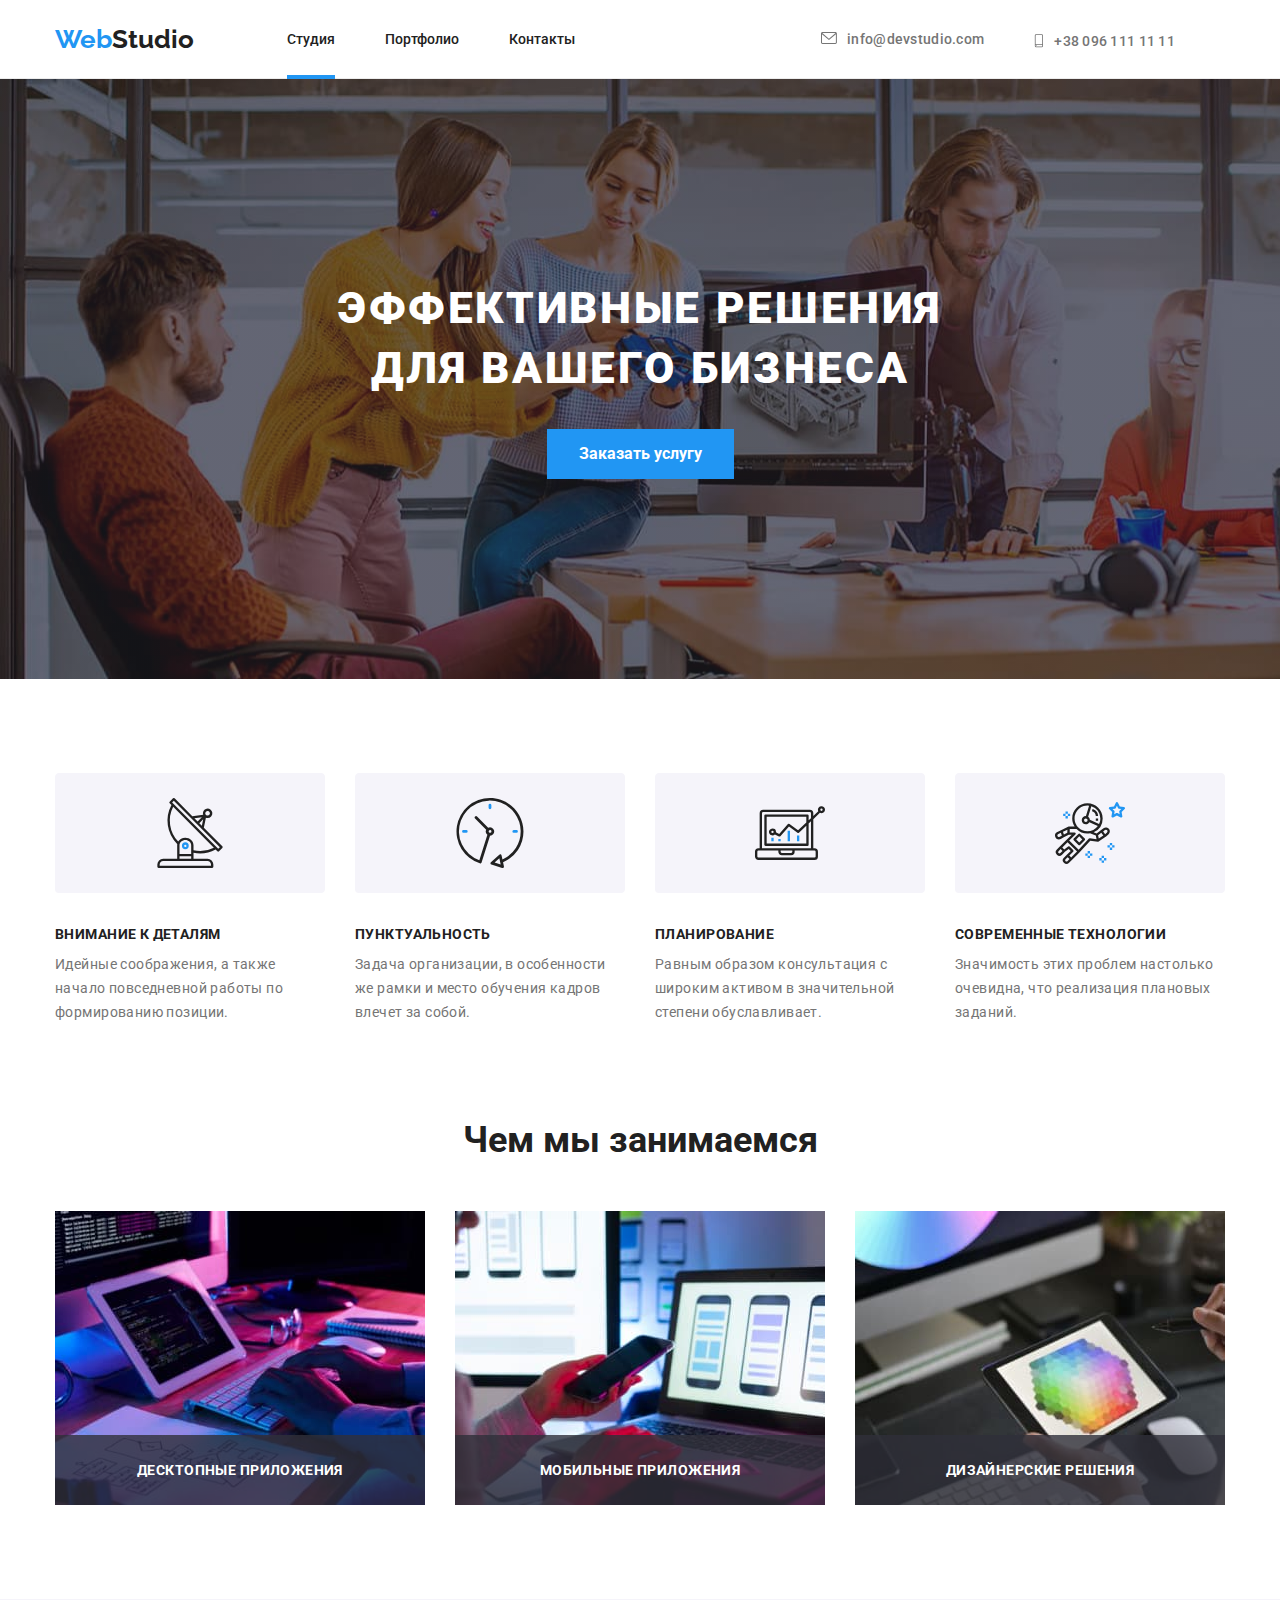
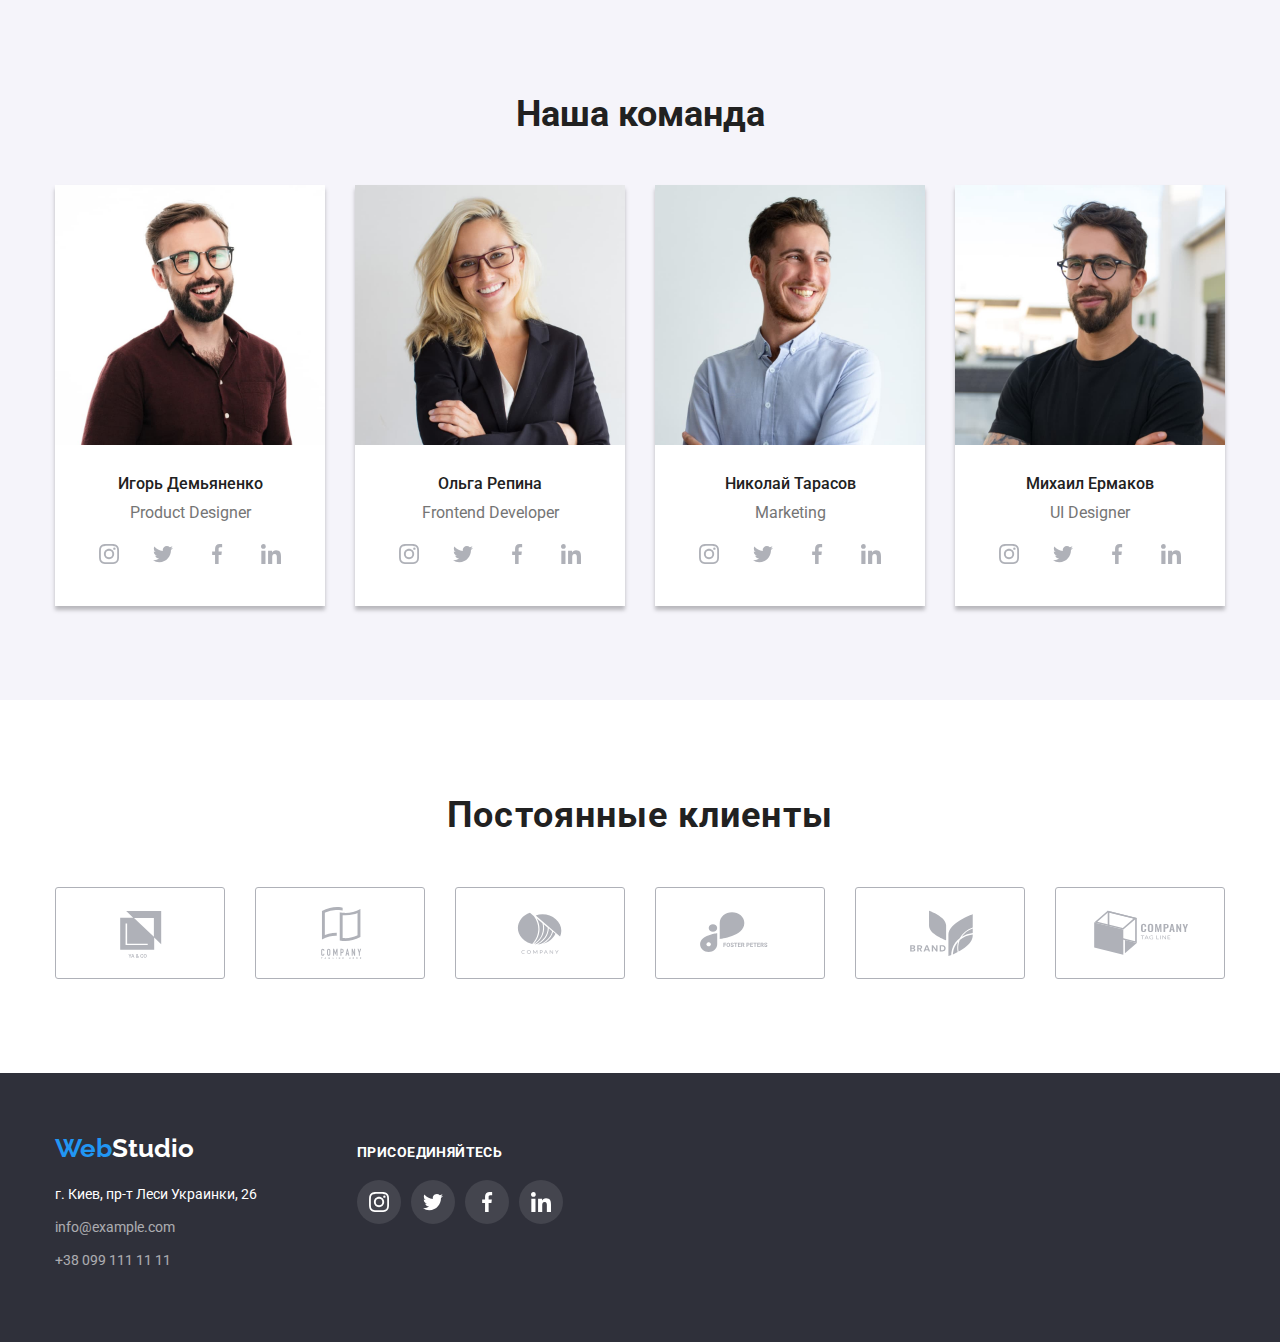
<file: index.html>
<!DOCTYPE html>
<html lang="en">
  <head>
    <meta charset="UTF-8" />
    <meta http-equiv="X-UA-Compatible" content="IE=edge" />
    <meta name="viewport" content="width=device-width, initial-scale=1.0" />
    <title>Document</title>
    <link rel="preconnect" href="https://fonts.googleapis.com" />
    <link rel="preconnect" href="https://fonts.gstatic.com" crossorigin />
    <link
      href="https://fonts.googleapis.com/css2?family=Raleway:wght@700&family=Roboto:wght@400;500;700;900&display=swap"
      rel="stylesheet"
    />
    <link rel="stylesheet" href="./css/modern-normalize.css" />
    <link rel="stylesheet" href="./css/style.css" />
  </head>
  <body>
    <header>
      <div class="container">
        <div class="header">
          <nav class="header-nav">
            <a href="" class="logo"><span>Web</span>Studio</a>
            <ul class="navigation">
              <li><a href="./index.html" class="navigation-item current">Студия</a></li>
              <li>
                <a href="./portfolio.html" class="navigation-item">Портфолио</a>
              </li>
              <li><a href="" class="navigation-item">Контакты</a></li>
            </ul>
          </nav>
          <div class="header-block">
            <div class="header-contacts">
              
              <a href="info@devstudio.com" class="navigation-contact"
                ><svg class="header-envelope">
                  <use href="./images/icons.svg#icon-envelope"></use>
                </svg>info@devstudio.com</a
              >
            </div>
            <div class="header-contacts">
              
              <a href="tel:+380961111111" class="navigation-contact"
                ><svg class="header-smartphone">
                  <use href="./images/icons.svg#icon-smartphone"></use>
                </svg>+38 096 111 11 11</a
              >
            </div>
          </div>
        </div>
      </div>
    </header>
    <main>
      <section class="solutions">
        <div class="container">
          <div class="block">
            <h1 class="solutions-title">
              Эффективные решения для вашего бизнеса
            </h1>
            <button type="button" class="solutions-button" data-modal-open>
              Заказать услугу
            </button>
          </div>
        </div>
      </section>
      <section class="characteristics section">
        <div class="container">
          <ul class="characteristics-list">
            <li class="detail">
              <svg class="solutions-icon">
                <use href="./images/icons.svg#icon-Group-1"></use>
              </svg>
              <h3 class="title">Внимание к деталям</h3>
              <p class="text">
                Идейные соображения, а также начало повседневной работы по
                формированию позиции.
              </p>
            </li>
            <li class="detail">
              <svg class="solutions-icon">
                <use href="./images/icons.svg#icon-Group-2"></use>
              </svg>
              <h3 class="title">Пунктуальность</h3>
              <p class="text">
                Задача организации, в особенности же рамки и место обучения
                кадров влечет за собой.
              </p>
            </li>
            <li class="detail">
              <svg class="solutions-icon">
                <use href="./images/icons.svg#icon-Group-3"></use>
              </svg>
              <h3 class="title">Планирование</h3>
              <p class="text">
                Равным образом консультация с широким активом в значительной
                степени обуславливает.
              </p>
            </li>
            <li class="detail">
              <svg class="solutions-icon">
                <use href="./images/icons.svg#icon-Group-4"></use>
              </svg>
              <h3 class="title">Современные технологии</h3>
              <p class="text">
                Значимость этих проблем настолько очевидна, что реализация
                плановых заданий.
              </p>
            </li>
          </ul>
        </div>
      </section>
      <section class="portfolio section">
        <div class="container">
          <h2 class="section-title">Чем мы занимаемся</h2>
          <ul class="projects">
            <li class="projects-image">
              <a href=""
                ><img src="./images/pr1.jpg" alt="Проект 1" width="370"
              />
              <p class="text">Десктопные приложения</p>
            </a>
            </li>
            <li class="projects-image">
              <a href=""
                ><img src="./images/pr2.jpg" alt="Проект 2" width="370"
              />
              <p class="text">Мобильные приложения</p>
            </a>
            </li>
            <li class="projects-image">
              <a href=""
                ><img src="./images/pr3.jpg" alt="Проект 3" width="370"
              />
              <p class="text">Дизайнерские решения</p>
            </a>
            </li>
          </ul>
        </div>
      </section>
      <section class="team section">
        <div class="container">
          <h2 class="section-title">Наша команда</h2>
          <ul class="team-members">
            <li>
              <div href="" class="team-link"
                ><img
                  src="./images/pic1.jpg"
                  class="image"
                  alt="Игорь Демьяненко"
                  width="270"
                />
                <div class="team-details">
                  <h3 class="title">Игорь Демьяненко</h3>
                  <p>Product Designer</p>
                  <ul class="team-social-list list">
                    <li class="team-social-item">
                        <a href="" class="team-social-link">
                            <svg
                                class="team-social-icon"
                                width="20"
                                height="20"
                            >
                                <use
                                    href="./images/icons.svg#icon-instagram"
                                ></use>
                            </svg>
                        </a>
                    </li>
                    <li class="team-social-item">
                        <a href="" class="team-social-link"
                            ><svg
                                class="team-social-icon"
                                width="20"
                                height="20"
                            >
                                <use
                                    href="./images/icons.svg#icon-twitter"
                                ></use></svg></a>
                    </li>
                    <li class="team-social-item">
                        <a href="" class="team-social-link"
                            ><svg
                                class="team-social-icon"
                                width="20"
                                height="20"
                            >
                                <use
                                    href="./images/icons.svg#icon-facebook"
                                ></use></svg></a>
                    </li>
                    <li class="team-social-item">
                        <a href="" class="team-social-link"
                            ><svg
                                class="team-social-icon"
                                width="20"
                                height="20"
                            >
                                <use
                                    href="./images/icons.svg#icon-linkedin"
                                ></use></svg                        ></a>
                    </li>
                </ul>
                </div>
              </div>
            </li>
            <li>
              <div href=""  class="team-link"
                ><img
                  src="./images/pic2.jpg"
                  class="image"
                  alt="Ольга Репина"
                  width="270"
                />
                <div class="team-details">
                  <h3 class="title">Ольга Репина</h3>
                  <p>Frontend Developer</p>
                  <ul class="team-social-list list">
                    <li class="team-social-item">
                        <a href="" class="team-social-link">
                            <svg
                                class="team-social-icon"
                                width="20"
                                height="20"
                            >
                                <use
                                    href="./images/icons.svg#icon-instagram"
                                ></use>
                            </svg>
                        </a>
                    </li>
                    <li class="team-social-item">
                        <a href="" class="team-social-link"
                            ><svg
                                class="team-social-icon"
                                width="20"
                                height="20"
                            >
                                <use
                                    href="./images/icons.svg#icon-twitter"
                                ></use></svg></a>
                    </li>
                    <li class="team-social-item">
                        <a href="" class="team-social-link"
                            ><svg
                                class="team-social-icon"
                                width="20"
                                height="20"
                            >
                                <use
                                    href="./images/icons.svg#icon-facebook"
                                ></use></svg></a>
                    </li>
                    <li class="team-social-item">
                        <a href="" class="team-social-link"
                            ><svg
                                class="team-social-icon"
                                width="20"
                                height="20"
                            >
                                <use
                                    href="./images/icons.svg#icon-linkedin"
                                ></use></svg                        ></a>
                    </li>
                </ul>
                </div>
              </div>
            </li>
            <li>
              <div href=""  class="team-link"
                ><img
                  src="./images/pic3.jpg"
                  class="image"
                  alt="Николай Тарасов"
                  width="270"
                />
                <div class="team-details">
                  <h3 class="title">Николай Тарасов</h3>
                  <p>Marketing</p>
                  <ul class="team-social-list list">
                    <li class="team-social-item">
                        <a href="" class="team-social-link">
                            <svg
                                class="team-social-icon"
                                width="20"
                                height="20"
                            >
                                <use
                                    href="./images/icons.svg#icon-instagram"
                                ></use>
                            </svg>
                        </a>
                    </li>
                    <li class="team-social-item">
                        <a href="" class="team-social-link"
                            ><svg
                                class="team-social-icon"
                                width="20"
                                height="20"
                            >
                                <use
                                    href="./images/icons.svg#icon-twitter"
                                ></use></svg></a>
                    </li>
                    <li class="team-social-item">
                        <a href="" class="team-social-link"
                            ><svg
                                class="team-social-icon"
                                width="20"
                                height="20"
                            >
                                <use
                                    href="./images/icons.svg#icon-facebook"
                                ></use></svg></a>
                    </li>
                    <li class="team-social-item">
                        <a href="" class="team-social-link"
                            ><svg
                                class="team-social-icon"
                                width="20"
                                height="20"
                            >
                                <use
                                    href="./images/icons.svg#icon-linkedin"
                                ></use></svg                        ></a>
                    </li>
                </ul>
                </div>
              </div>
            </li>
            <li>
              <div href=""  class="team-link"
                ><img
                  src="./images/pic4.jpg"
                  class="image"
                  alt="Михаил Ермаков"
                  width="270"
                />
                <div class="team-details">
                  <h3 class="title">Михаил Ермаков</h3>
                  <p>UI Designer</p>
                  <ul class="team-social-list list">
                    <li class="team-social-item">
                        <a href="" class="team-social-link">
                            <svg
                                class="team-social-icon"
                                width="20"
                                height="20"
                            >
                                <use
                                    href="./images/icons.svg#icon-instagram"
                                ></use>
                            </svg>
                        </a>
                    </li>
                    <li class="team-social-item">
                        <a href="" class="team-social-link"
                            ><svg
                                class="team-social-icon"
                                width="20"
                                height="20"
                            >
                                <use
                                    href="./images/icons.svg#icon-twitter"
                                ></use></svg></a>
                    </li>
                    <li class="team-social-item">
                        <a href="" class="team-social-link"
                            ><svg
                                class="team-social-icon"
                                width="20"
                                height="20"
                            >
                                <use
                                    href="./images/icons.svg#icon-facebook"
                                ></use></svg></a>
                    </li>
                    <li class="team-social-item">
                        <a href="" class="team-social-link"
                            ><svg
                                class="team-social-icon"
                                width="20"
                                height="20"
                            >
                                <use
                                    href="./images/icons.svg#icon-linkedin"
                                ></use></svg                        ></a>
                    </li>
                </ul>
                </div>
              </div>
            </li>
          </ul>
        </div>
      </section>
      <section class="section">
        <div class="container">
          <div class="clients">
            <h2 class="clients-title">Постоянные клиенты</h2>
            <ul class="clients-list list">
              <li><a href="" class="clients-item">
                <svg
                                class="clients-item-icon"
                                width="170"
                                height="92"
                            >
                                <use
                                    href="./images/icons.svg#icon-Client-1"
                                ></use></svg                        >
              </a></li>
              <li><a href="" class="clients-item">
                <svg
                                class="clients-item-icon"
                                width="170"
                                height="92"
                            >
                                <use
                                    href="./images/icons.svg#icon-Client-2"
                                ></use></svg                        >
              </a></li>
              <li><a href="" class="clients-item">
                <svg
                                class="clients-item-icon"
                                width="170"
                                height="92"
                            >
                                <use
                                    href="./images/icons.svg#icon-Client-3"
                                ></use></svg                        >
              </a></li>
              <li><a href="" class="clients-item">
                <svg
                                class="clients-item-icon fourth"
                                width="170"
                                height="90"
                            >
                                <use
                                    href="./images/icons.svg#icon-Client-4"
                                ></use></svg                        >
              </a></li>
              <li><a href=""  class="clients-item">
                <svg
                                class="clients-item-icon"
                                width="170"
                                height="92"
                            >
                                <use
                                    href="./images/icons.svg#icon-Client-5"
                                ></use></svg                        >
              </a></li>
              <li><a href=""  class="clients-item">
                <svg
                                class="clients-item-icon"
                                width="170"
                                height="92"
                            >
                                <use
                                    href="./images/icons.svg#icon-Client-6"
                                ></use></svg                        >
              </a></li>
            </ul>         
          </div>
        </div>
      </section>
    </main>
    <footer class="footer">
      <div class="container">
        <div class="footer-block">
          <div class="left">
            <a href="" class="logo"><span>Web</span>Studio</a>
            <address>
              <ul class="footer-address">
                <li>
                  <a href="" class="footer-item office"
                    >г. Киев, пр-т Леси Украинки, 26</a
                  >
                </li>
                <li><a href="" class="footer-item">info@example.com</a></li>
                <li><a href="" class="footer-item">+38 099 111 11 11</a></li>
              </ul>
            </address>
          </div>
          <div class="right">
            <p class="footer-title">Присоединяйтесь</p>
            <ul class="footer-social-list list">
              <li class="footer-social-item">
                  <a href="" class="footer-social-link">
                      <svg
                          class="footer-social-icon"
                          width="20"
                          height="20"
                      >
                          <use
                              href="./images/icons.svg#icon-instagram"
                          ></use>
                      </svg>
                  </a>
              </li>
              <li class="footer-social-item">
                  <a href="" class="footer-social-link"
                      ><svg
                          class="footer-social-icon"
                          width="20"
                          height="20"
                      >
                          <use
                              href="./images/icons.svg#icon-twitter"
                          ></use></svg></a>
              </li>
              <li class="footer-social-item">
                  <a href="" class="footer-social-link"
                      ><svg
                          class="footer-social-icon"
                          width="20"
                          height="20"
                      >
                          <use
                              href="./images/icons.svg#icon-facebook"
                          ></use></svg></a>
              </li>
              <li class="footer-social-item">
                  <a href="" class="footer-social-link"
                      ><svg
                          class="footer-social-icon"
                          width="20"
                          height="20"
                      >
                          <use
                              href="./images/icons.svg#icon-linkedin"
                          ></use></svg                        ></a>
              </li>
          </ul>
          </div>
        </div>
        
      </div>
    </footer>
    <div class="backdrop is-hidden" data-modal>
      <div class="modal">
        <button type="button" class="modal-close" data-modal-close>
          <svg class="icon-close" width="18" height="18">
            <use href="./images/icons.svg#icon-close"></use>
          </svg>
        </button>
      </div>
    </div>
    <script src="./js/modal.js"></script>
  </body>
</html>
</file>
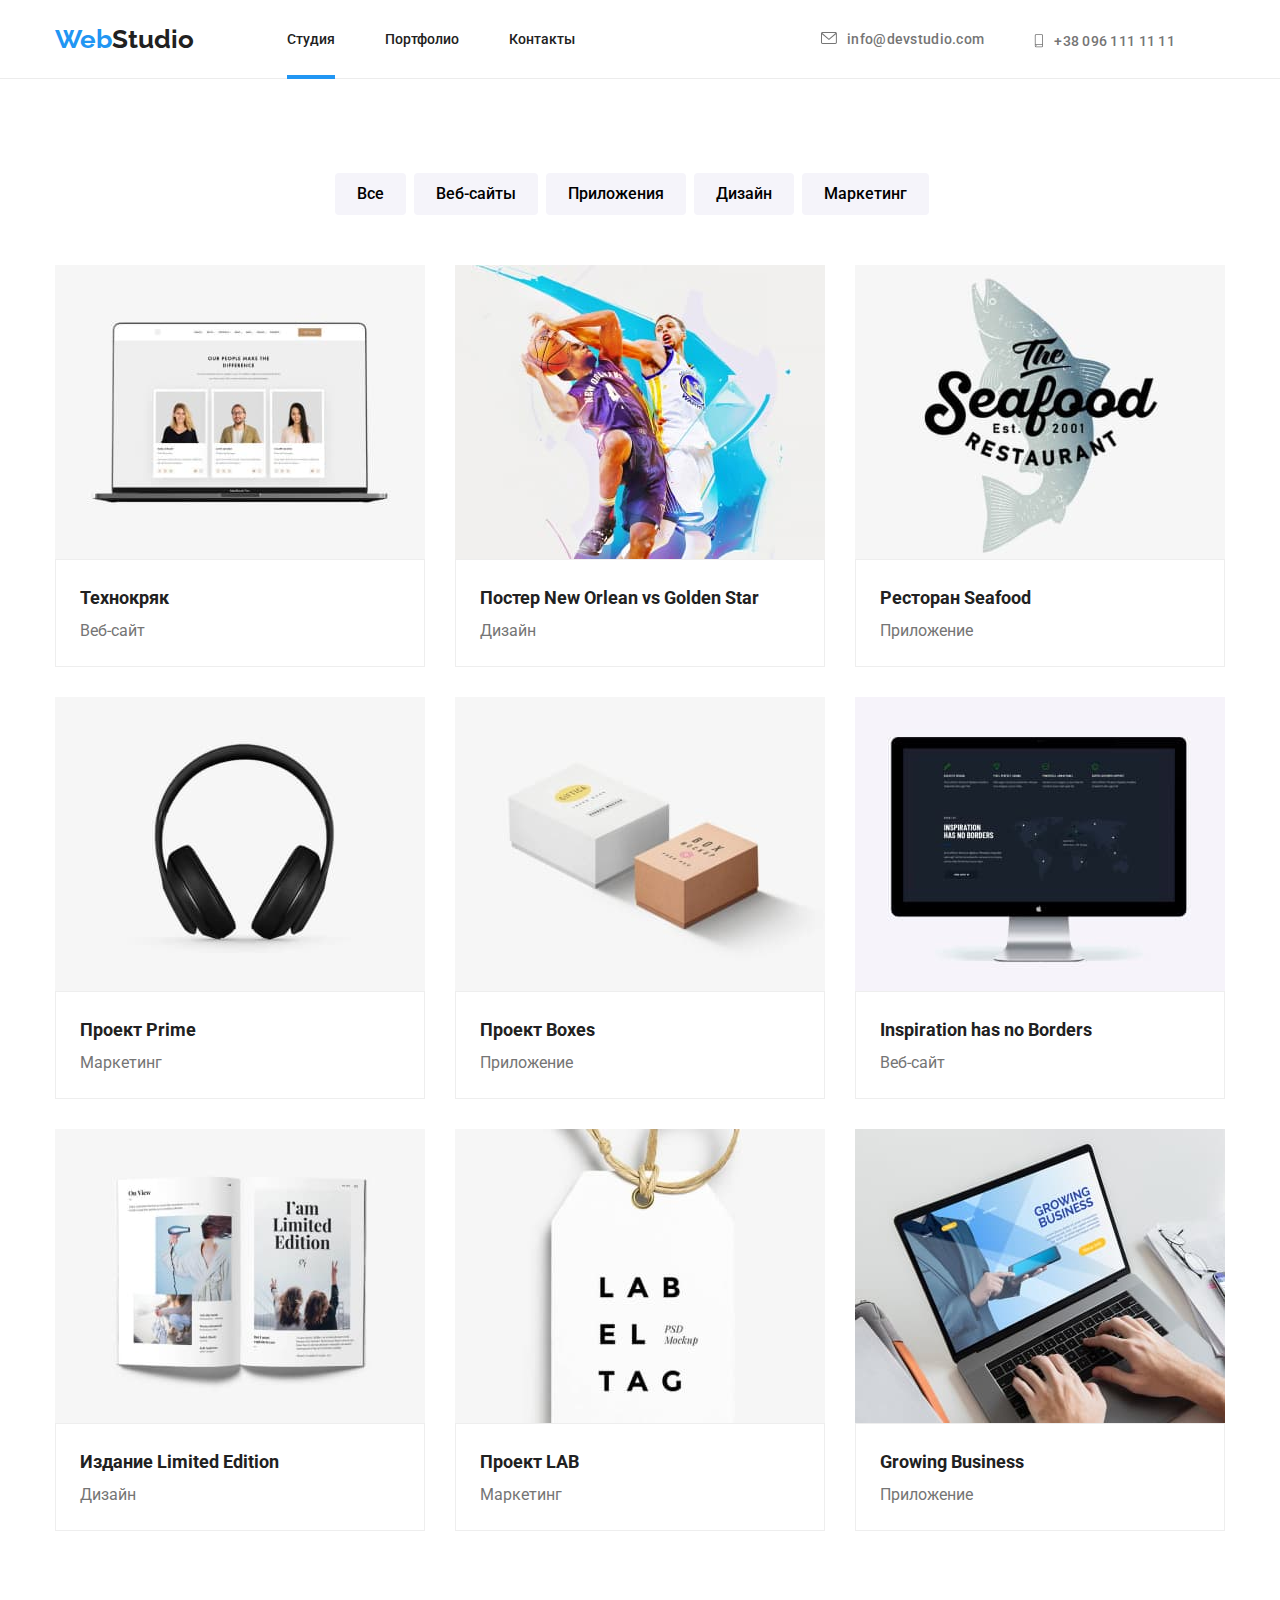
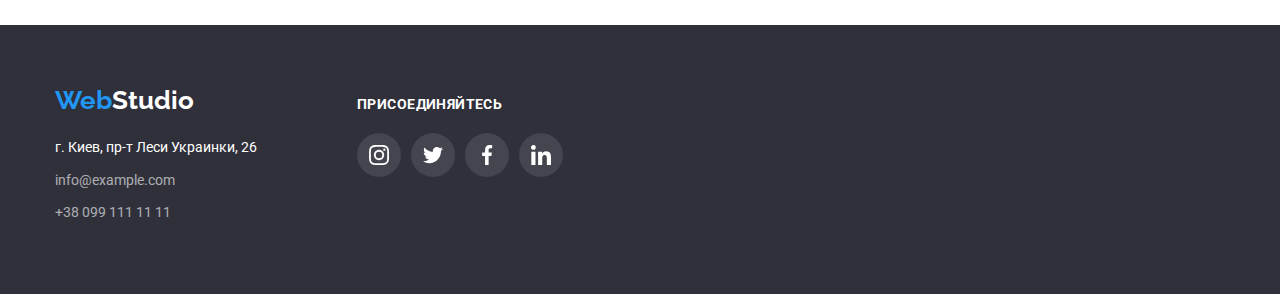
<file: portfolio.html>
<!DOCTYPE html>
<html lang="en">
  <head>
    <meta charset="UTF-8" />
    <meta http-equiv="X-UA-Compatible" content="IE=edge" />
    <meta name="viewport" content="width=device-width, initial-scale=1.0" />
    <title>Document</title>
    <link rel="preconnect" href="https://fonts.googleapis.com" />
    <link rel="preconnect" href="https://fonts.gstatic.com" crossorigin />
    <link
      href="https://fonts.googleapis.com/css2?family=Raleway:wght@700&family=Roboto:wght@400;500;700;900&display=swap"
      rel="stylesheet"
    />
    <link rel="stylesheet" href="./css/modern-normalize.css" />
    <link rel="stylesheet" href="./css/style.css" />
  </head>
  <body>
    <header>
      <div class="container">
        <div class="header">
          <nav class="header-nav">
            <a href="" class="logo"><span>Web</span>Studio</a>
            <ul class="navigation">
              <li><a href="./index.html" class="navigation-item current">Студия</a></li>
              <li>
                <a href="./portfolio.html" class="navigation-item">Портфолио</a>
              </li>
              <li><a href="" class="navigation-item">Контакты</a></li>
            </ul>
          </nav>
          <div class="header-block">
            <div class="header-contacts">
              
              <a href="info@devstudio.com" class="navigation-contact"
                ><svg class="header-envelope">
                  <use href="./images/icons.svg#icon-envelope"></use>
                </svg>info@devstudio.com</a
              >
            </div>
            <div class="header-contacts">
              
              <a href="tel:+380961111111" class="navigation-contact"
                ><svg class="header-smartphone">
                  <use href="./images/icons.svg#icon-smartphone"></use>
                </svg>+38 096 111 11 11</a
              >
            </div>
          </div>
        </div>
      </div>
    </header>
    <main>
      <section class="portfolio-detailed section">
        <div class="container">
          <ul class="portfolio-buttons">
            <li><button type="button" class="item">Все</button></li>
            <li><button type="button" class="item">Веб-сайты</button></li>
            <li><button type="button" class="item">Приложения</button></li>
            <li><button type="button" class="item">Дизайн</button></li>
            <li><button type="button" class="item">Маркетинг</button></li>
          </ul>
          <ul class="portfolio-list">
            <li>
              <a href=""
                >
                <div class="portfolio-list-wrap">
                  <img
                  src="./images/portfolio1.jpg" class="image"
                  alt="Технокряк"
                  width="370"
                />
                <p class="portfolio-list-text">Технокряк это современная площадка распространения коронавируса. Компании используют эту платформу для цифрового шпионажа и атак на защищённые сервера конкурентов.</p>
                </div>
                
                <div class="bottom">
                  <h3 class="title">Технокряк</h3>
                  <p class="text">Веб-сайт</p></a
                >
                </div>
                
            </li>
            <li>
              <a href=""
                ><img
                  src="./images/portfolio2.jpg" class="image"
                  alt="New Orlean vs Golden Star"
                  width="370"
                />
                <div class="bottom">
                  <h3 class="title">Постер New Orlean vs Golden Star</h3>
                  <p class="text">Дизайн</p></a
                >
                </div>
                
            </li>
            <li>
              <a href=""
                ><img
                  src="./images/portfolio3.jpg" class="image"
                  alt="Ресторан Seafood"
                  width="370"
                />
                <div class="bottom">
                  <h3 class="title">Ресторан Seafood</h3>
                  <p class="text">Приложение</p></a
                >
                </div>
                
            </li>
            <li>
              <a href="" class="text"
                ><img
                  src="./images/portfolio4.jpg" class="image"
                  alt="Проект Prime"
                  width="370"
                />
                <div class="bottom">
                  <h3 class="title">Проект Prime</h3>
                  <p class="text">Маркетинг</p></a
                >
                </div>
                
            </li>
            <li>
              <a href=""
                ><img
                  src="./images/portfolio5.jpg" class="image"
                  alt="Проект Boxes"
                  width="370"
                />
                <div class="bottom">
                  <h3 class="title">Проект Boxes</h3>
                  <p class="text">Приложение</p></a
                >
                </div>
                
            </li>
            <li>
              <a href=""
                ><img
                  src="./images/portfolio6.jpg" class="image"
                  alt="Inspiration has no Borders"
                  width="370"
                />
                <div class="bottom">
                  <h3 class="title">Inspiration has no Borders</h3>
                  <p class="text">Веб-сайт</p></a
                >
                </div>
                
            </li>
            <li>
              <a href=""
                ><img
                  src="./images/portfolio7.jpg" class="image"
                  alt="Издание Limited Edition"
                  width="370"
                />
                <div class="bottom">
                  <h3 class="title">Издание Limited Edition</h3>
                  <p class="text">Дизайн</p></a
                >
                </div>
                
            </li>
            <li>
              <a href=""
                ><img
                  src="./images/portfolio8.jpg" class="image"
                  alt="Проект LAB"
                  width="370"
                />
                <div class="bottom">
                  <h3 class="title">Проект LAB</h3>
                  <p class="text">Маркетинг</p></a
                >
                </div>
                
            </li>
            <li>
              <a href=""
                ><img
                  src="./images/portfolio9.jpg" class="image"
                  alt="Growing Business"
                  width="370"
                />
                <div class="bottom">
                  <h3 class="title">Growing Business</h3>
                  <p class="text">Приложение</p></a
                >
                </div>
                
            </li>
          </ul>
        </div>
      </section>
    </main>
    <footer class="footer">
      <div class="container">
        <div class="footer-block">
          <div class="left">
            <a href="" class="logo"><span>Web</span>Studio</a>
            <address>
              <ul class="footer-address">
                <li>
                  <a href="" class="footer-item office"
                    >г. Киев, пр-т Леси Украинки, 26</a
                  >
                </li>
                <li><a href="" class="footer-item">info@example.com</a></li>
                <li><a href="" class="footer-item">+38 099 111 11 11</a></li>
              </ul>
            </address>
          </div>
          <div class="right">
            <p class="footer-title">Присоединяйтесь</p>
            <ul class="footer-social-list list">
              <li class="footer-social-item">
                  <a href="" class="footer-social-link">
                      <svg
                          class="footer-social-icon"
                          width="20"
                          height="20"
                      >
                          <use
                              href="./images/icons.svg#icon-instagram"
                          ></use>
                      </svg>
                  </a>
              </li>
              <li class="footer-social-item">
                  <a href="" class="footer-social-link"
                      ><svg
                          class="footer-social-icon"
                          width="20"
                          height="20"
                      >
                          <use
                              href="./images/icons.svg#icon-twitter"
                          ></use></svg></a>
              </li>
              <li class="footer-social-item">
                  <a href="" class="footer-social-link"
                      ><svg
                          class="footer-social-icon"
                          width="20"
                          height="20"
                      >
                          <use
                              href="./images/icons.svg#icon-facebook"
                          ></use></svg></a>
              </li>
              <li class="footer-social-item">
                  <a href="" class="footer-social-link"
                      ><svg
                          class="footer-social-icon"
                          width="20"
                          height="20"
                      >
                          <use
                              href="./images/icons.svg#icon-linkedin"
                          ></use></svg                        ></a>
              </li>
          </ul>
          </div>
        </div>
        
      </div>
    </footer>
  </body>
</html>
</file>
<file: css/style.css>
:root {
    --main-text-color: #212121;
    --accent-text-color: #2196F3;
    --secondary-text-color: #757575;
    --icon-text-color: #AFB1B8;
    --header-bcg-color: #2F303A;
    --header-text-color: #FFFFFF;
    --button-main-color: #F5F4FA;
    --button-secondary-color: #2196F3;
    --main-text-size: 14px;
    --secondary-headings-size: 36px;
    --main-text-family: 'Roboto', sans-serif;
    --secondary-title-weight: 700;
    --main-letter-spacing: 0.03em;
    --secondary-letter-spacing: 0.02em;
    --transform-time: 250ms;
    --transform-function: cubic-bezier(0.4, 0, 0.2, 1);
}

body {
    font-size: var(--main-text-size);
    font-family: var(--main-text-family);
    color: var(--main-text-color);
}

html {
    box-sizing: border-box;
}
*,
*::after,
*::before {
    box-sizing: inherit;
}
h1,
h2,
h3,
h4,
h5,
h6,
p {
    margin: 0;
}

ul {
    padding: 0;
    margin: 0;
}

.list {
    list-style: none;
    padding: 0;
    margin: 0;
}
.link {
    text-decoration: none;
    color: inherit;
}
img {
    display: block;
    max-width: 100%;
    height: auto;
}

.container {
    width: 1200px;
    margin: 0 auto;
    padding: 0 15px;
}

.section {
    padding-top: 94px;
    padding-bottom: 94px;
}

.header, .header-nav {
    display: flex;
    align-items: center;
}

.header {
    justify-content: space-between;
}

.header .logo {
    padding-top: 24px;
    padding-bottom: 24px;
}

.header .navigation-item {
    padding-top: 32px;
    padding-bottom: 32px;
}

header {
    border-bottom: 1px solid #ECECEC;
}

.header-block {
    display: flex;
    
}

.header-contacts {
    display: flex;
    align-items: center;
    color: var(--secondary-text-color);
    transition: color var(--transform-time) var(--transform-function);
}

.header-envelope {
    height: 12px;
    width: 16px;
    margin-right: 10px;
    fill: currentColor;
}

.header-smartphone {
    height: 16px;
    width: 10px;
    margin-right: 10px;
    fill: currentColor;
    position: relative;
    top: 3px;
}

.header-contacts:hover, .header-contacts:hover a, .header-contacts:focus, .header-contacts a:focus {
    color: var(--accent-text-color);
}

.logo {
    font-size: 26px;
    font-family: 'Raleway', sans-serif;
    font-weight: var(--secondary-title-weight);
    line-height: 1.17;
    color: var(--main-text-color);
    text-decoration: none;
    margin-right: 93px;
}

.logo span {
    color: var(--accent-text-color);
}

.navigation {
    list-style: none;
    display: flex;
}

.navigation-item {
    line-height: 1.17;
    font-weight: 500;
    color: var(--main-text-color);
    text-decoration: none;
    transition: color var(--transform-time) var(--transform-function);
    position: relative;
}

.navigation-item.current::after {
    content: "";
    height: 4px;
    background-color: var(--accent-text-color);
    width: 100%;
    position: absolute;
    left: 0;
    bottom: 0;
}

.navigation li {
    margin-right: 50px;
}

.navigation li:last-child {
    margin-right: 0;
}

.navigation-item:hover, .navigation-item:focus {
    color: var(--accent-text-color);
}

.navigation-contact {
    color: var(--secondary-text-color);
    text-decoration: none;
    font-weight: 500;
    line-height: 1.143;
    letter-spacing: var(--secondary-letter-spacing);
    transition: color var(--transform-time) var(--transform-function);
}

.navigation-contact:first-child {
    margin-right: 50px;
}

button {
    cursor: pointer;
    border: none;
}

.solutions {
    color: var(--header-text-color);
    background-color: var(--header-bcg-color);
    padding-top: 200px;
    padding-bottom: 200px;
    background-image: linear-gradient(
            rgba(47, 48, 58, 0.4),
            rgba(47, 48, 58, 0.4)
        ),
        url(../images/bg-image.jpg);
    background-repeat: no-repeat;
    background-size: cover;
    max-width: 1600px;
}

.solutions .block {
    display: flex;
    flex-direction: column;
    align-items: center;
    justify-content: center;
}

.solutions-icon {
    width: 270px;
    height: 120px;
    margin-bottom: 30px;
}

.solutions-title {
    font-size: 44px;
    font-weight: 900;
    line-height: 1.36;
    letter-spacing: 0.06em;
    text-transform: uppercase;
    width: 696px;
    text-align: center;
    margin-bottom: 30px;
}

.solutions-button {
    font-size: 16px;
    font-weight: var(--secondary-title-weight);
    line-height: 1.875;
    color: var(--header-text-color);
    background-color: var(--button-secondary-color);
    padding: 10px 32px 10px 32px;
    border: none;
}

.solutions-button:focus {
    border: none;
}

.characteristics-list {
    list-style: none;
    display: flex;
}

.characteristics .title {
    font-weight: var(--secondary-title-weight);
    font-size: var(--main-text-size);
    letter-spacing: var(--main-letter-spacing);
    line-height: 1.172;
    text-transform: uppercase;
    margin-bottom: 10px;
}

.characteristics .text {
    line-height: 1.714;
    letter-spacing: var(--main-letter-spacing);
    color: var(--secondary-text-color);
}

.portfolio.section {
    padding-top: 0;
}

.detail {
    width: 270px;
    margin-right: 30px;
}

.detail:last-child {
    margin-right: 0;
}

.section-title {
    font-size: 36px;
    font-weight: var(--secondary-title-weight);
    line-height: 1.172;
    text-align: center;
    margin-bottom: 50px;
}

.projects {
    list-style: none;
    display: flex;
}

.projects-image {
    margin-right: 30px;
    position: relative;
}

.projects-image:last-child {
    margin-right: 0;
}

.projects-image .text {
    position: absolute;
    bottom: 0;
    left: 0;
    text-transform: uppercase;
    letter-spacing: var(--main-letter-spacing);
    color: var(--header-text-color);
    line-height: 1.143;
    font-weight: bold;
    padding-top: 27px;
    padding-bottom: 27px;
    width: 100%;
    background-color: rgba(47, 48, 58, 0.8);
    text-align: center;
}

.team {
    background-color: var(--button-main-color);
}

.team-members>li {
    box-shadow: 0 4px 4px rgba(0, 0, 0, 0.25);
}

.team-link {
    color: var(--main-text-color);
    text-decoration: none;
}

.team-members {
    font-size: 16px;
    list-style: none;
    display: flex;
    justify-content: space-between;
}

.team .title {
    font-weight: 500;
    line-height: 1.172;
    font-size: 16px;
    margin-bottom: 10px;
    text-align: center;
}

.team-social-list {
    display: flex;
    padding-left: 32px;
    padding-right: 32px;
    margin-top: 10px;
}

.team-social-item:not(:last-child) {
    margin-right: 10px;
}

.team-social-link {
    width: 44px;
    height: 44px;
    display: flex;
    justify-content: center;
    align-items: center;
    border-radius: 50%;
    color: var(--icon-text-color);
    transition: color var(--transform-time) var(--transform-function), background-color var(--transform-time) var(--transform-function);
}

.team-social-icon {
    fill: currentColor;
}

.team-social-link:hover, .team-social-link:focus {
    background-color: var(--accent-text-color);
    color: var(--header-text-color);
}


.team-details {
    padding-top: 30px;
    padding-bottom: 30px;
    background-color: #ffffff;
}

.team p {
    color: var(--secondary-text-color);
    text-align: center;
}

.clients-list {
    display: flex;
}

.clients-title {
    font-size: 36px;
    line-height: 1.18;
    letter-spacing: var(--main-letter-spacing);
    font-weight: var(--secondary-title-weight);
    text-align: center;
    margin-bottom: 50px;
}

.clients-item {
    width: 170px;
    height: 92px;
    display: block;
    border: 1px solid #AFB1B8;
    border-radius: 3px;
    color: #afb1b8;
    transition: color var(--transform-time) var(--transform-function), border var(--transform-time) var(--transform-function);
}

.clients-item-icon.fourth {
    display: flex;
    align-items: center;
    justify-content: center;
}

.clients-item-icon {
    fill: currentColor;
}
.clients-item:hover, .clients-item:focus {
    color: var(--accent-text-color);
    border: 1px solid var(--accent-text-color);
}

.clients-list li:not(:last-child) {
    margin-right: 30px;
}

.footer {
    background-color: var(--header-bcg-color);
    padding-top: 60px;
    padding-bottom: 60px;
}

.footer a {
    color: var(--header-text-color);
}

.footer-address {
    list-style: none;
    margin-top: 20px;
}

.footer-address li {
    margin-bottom: 9px;
}

.footer-address .office {
    opacity: 1;
}

.footer-item {
    line-height: 1.714;
    font-style: normal;
    opacity: 0.6;
    text-decoration: none;
    transition: opacity var(--transform-time) var(--transform-function);
}

.footer-item:last-child {
    margin-bottom: 0;
}

.footer-item:hover, .footer-item:focus {
    opacity: 1;
}

.footer-block {
    display: flex;
    align-items: baseline;
}

.footer-block .right {
    margin-left: 70px;
}

.footer-title {
    font-weight: var(--secondary-title-weight);
    line-height: 1.18;
    letter-spacing: var(--main-letter-spacing);
    color: var(--header-text-color);
    text-transform: uppercase;
    margin-bottom: 20px;
}

.footer-social-list {
    display: flex;
}

.footer-social-link {
    width: 44px;
    height: 44px;
    display: flex;
    justify-content: center;
    align-items: center;
    border-radius: 50%;
    background-color: rgba(255, 255, 255, 0.1);
    transition: background-color var(--transform-time) var(--transform-function);
}

.footer-social-item:not(:last-child) {
    margin-right: 10px;
}

.footer-social-link:hover, .footer-social-link:focus {
    background-color: var(--accent-text-color);
}

.footer-social-icon {
    fill: #ffffff;
}

.portfolio-buttons {
    list-style: none;
    display: flex;
    width: 611px;
    margin: 0 auto;
    margin-bottom: 50px;
}

.portfolio-buttons .item {
    font-size: 16px;
    font-weight: 500;
    line-height: 1.857;
    background-color: var(--button-main-color);
    padding: 6px 22px;
    border: none;
    border-radius: 4px;
    cursor: pointer;
    transition: color var(--transform-time) var(--transform-function), background-color var(--transform-time) var(--transform-function);
}

.portfolio-buttons li:not(:last-child) {
    margin-right: 8px;
}

.portfolio-buttons .item:hover, .portfolio-buttons .item:focus {
    color: var(--header-text-color);
    background-color: var(--button-secondary-color);
    box-shadow: 0 4px 4px rgba(0, 0, 0, 0.25);
}

.portfolio-list {
    list-style: none;
    display: flex;
    flex-wrap: wrap;
    justify-content: space-between;
}

.portfolio-list>li:hover {
    box-shadow: 0 4px 4px rgba(0, 0, 0, 0.25);
}

.portfolio-list .title {
    font-size: 18px;
    line-height: 2;
    font-weight: var(--secondary-title-weight);
    color: var(--main-text-color);
}

.portfolio-list .text {
    font-size: 16px;
    line-height: 1.875;
    color: var(--secondary-text-color);
}

.portfolio-list a {
    text-decoration: none;
}

.portfolio-list li {
    margin-bottom: 30px;
}

.portfolio-list .bottom {
    padding: 20px 24px;
    border: 1px solid #EEEEEE;
}

.portfolio-list li:nth-last-of-type(-n+3) {
    margin-bottom: 0;
}

.portfolio-list-wrap {
    position: relative;
    overflow: hidden;
}

.portfolio-list li:hover .portfolio-list-text {
    transform: translateY(0);
} 

.portfolio-list-text {
    position: absolute;
    top: 0;
    left: 0;
    color: white;
    background-color: rgba(33, 150, 243, 0.9);
    height: 100%;
    font-size: 18px;
    line-height: 1.556;
    letter-spacing: var(--main-letter-spacing);
    padding: 63px 24px;
    transform: translateY(100%);
    transition: transform var(--transform-time) var(--transform-function);
    overflow: auto;
}

.backdrop {
    width: 100vw;
    height: 100vh;
    position: fixed;
    top: 0;
    left: 0;
    background-color: rgba(128, 128, 128, 0.2);
    transition: opacity var(--transform-time) var(--transform-function), visibility var(--transform-time) var(--transform-function);
}

.backdrop.is-hidden .modal {
    transform: scale(1.5);
}

.modal {
    width: 528px;
    min-height: 581px;
    border-radius: 4px;
    position: absolute;
    background-color: #ffffff;
    top: 50%;
    left: 50%;
    transform: scale(1) translate(-50%, -50%);
    transition: transform var(--transform-time) var(--transform-function);
}

.modal-close {
    position: absolute;
    top: 8px;
    right: 8px;
    width: 30px;
    height: 30px;
    background-color: transparent;
    border: 1px solid rgba(0, 0, 0, 0.1);
    border-radius: 50%;
}

.icon-close {
    position: absolute;
    top: 50%;
    left: 50%;
    transform: translate(-50%, -50%);
}

.is-hidden {
    visibility: hidden;
    opacity: 0;
    pointer-events: none;
}
</file>
